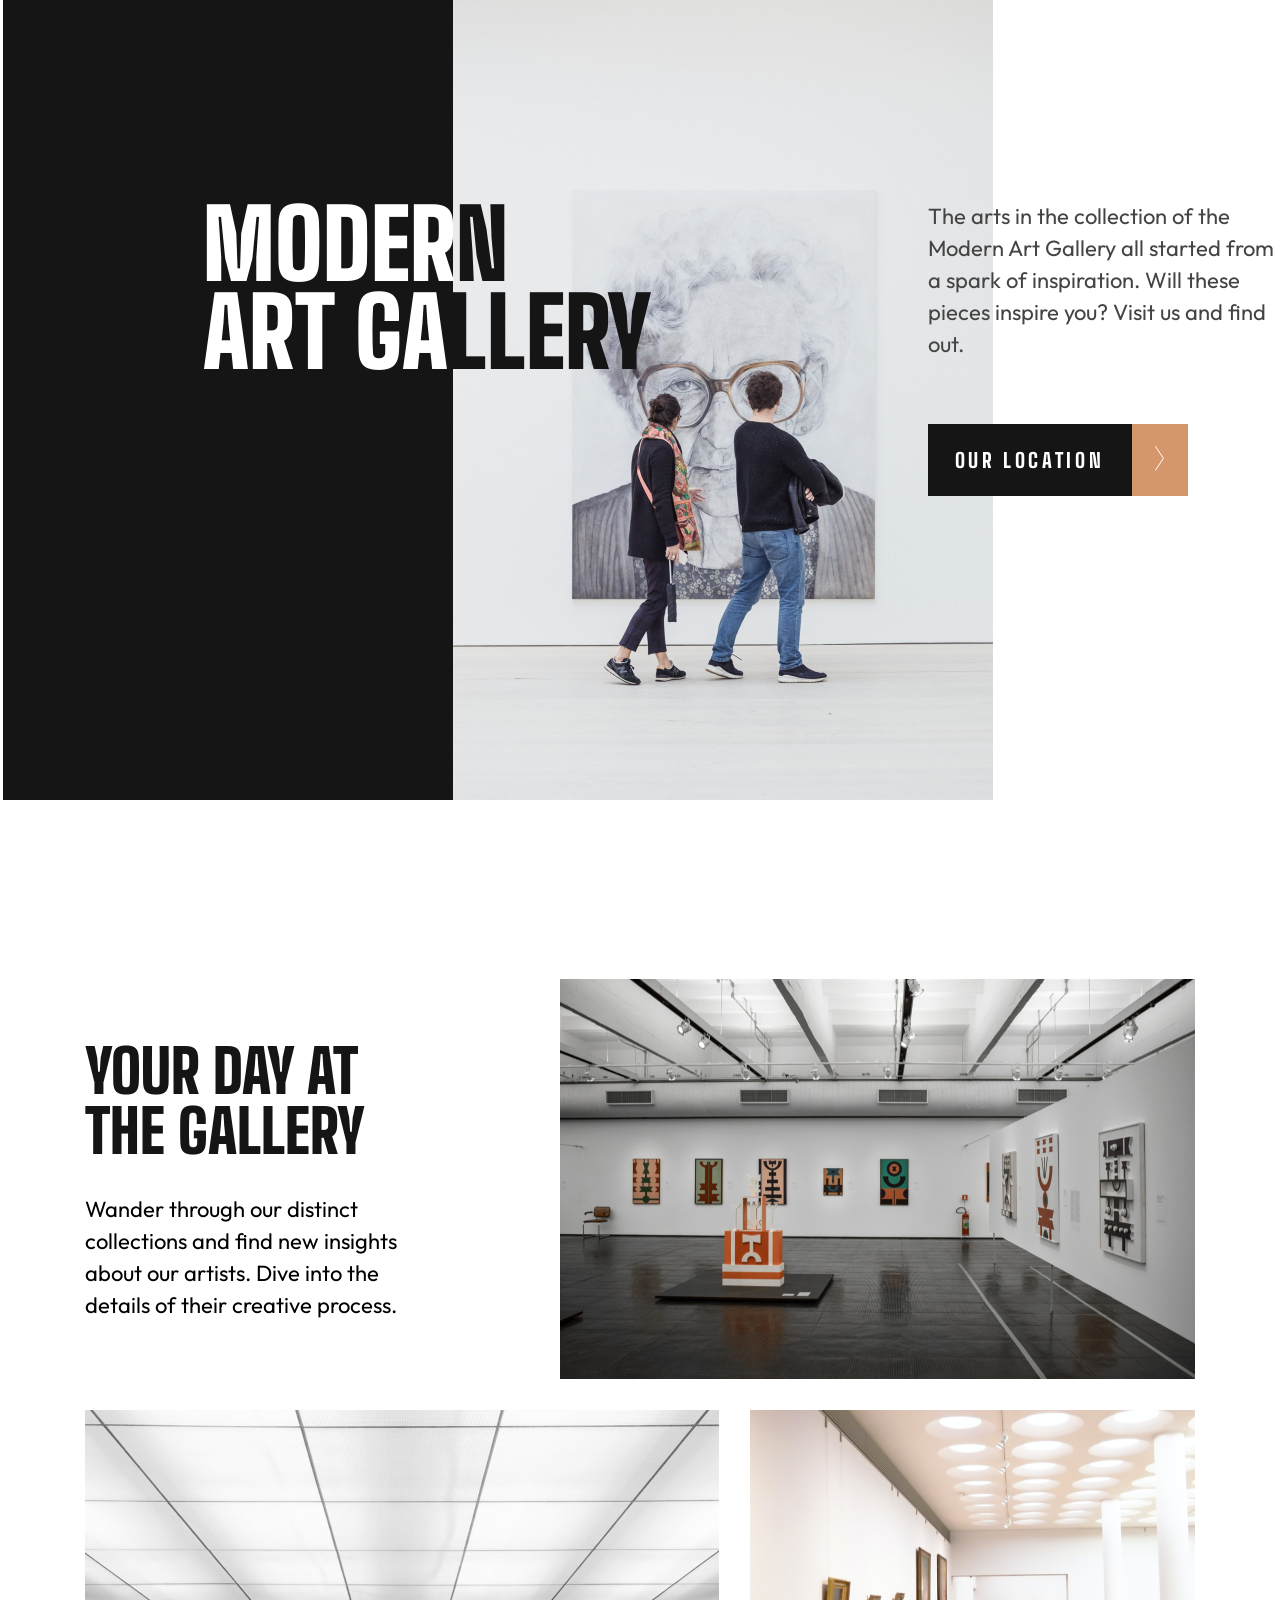
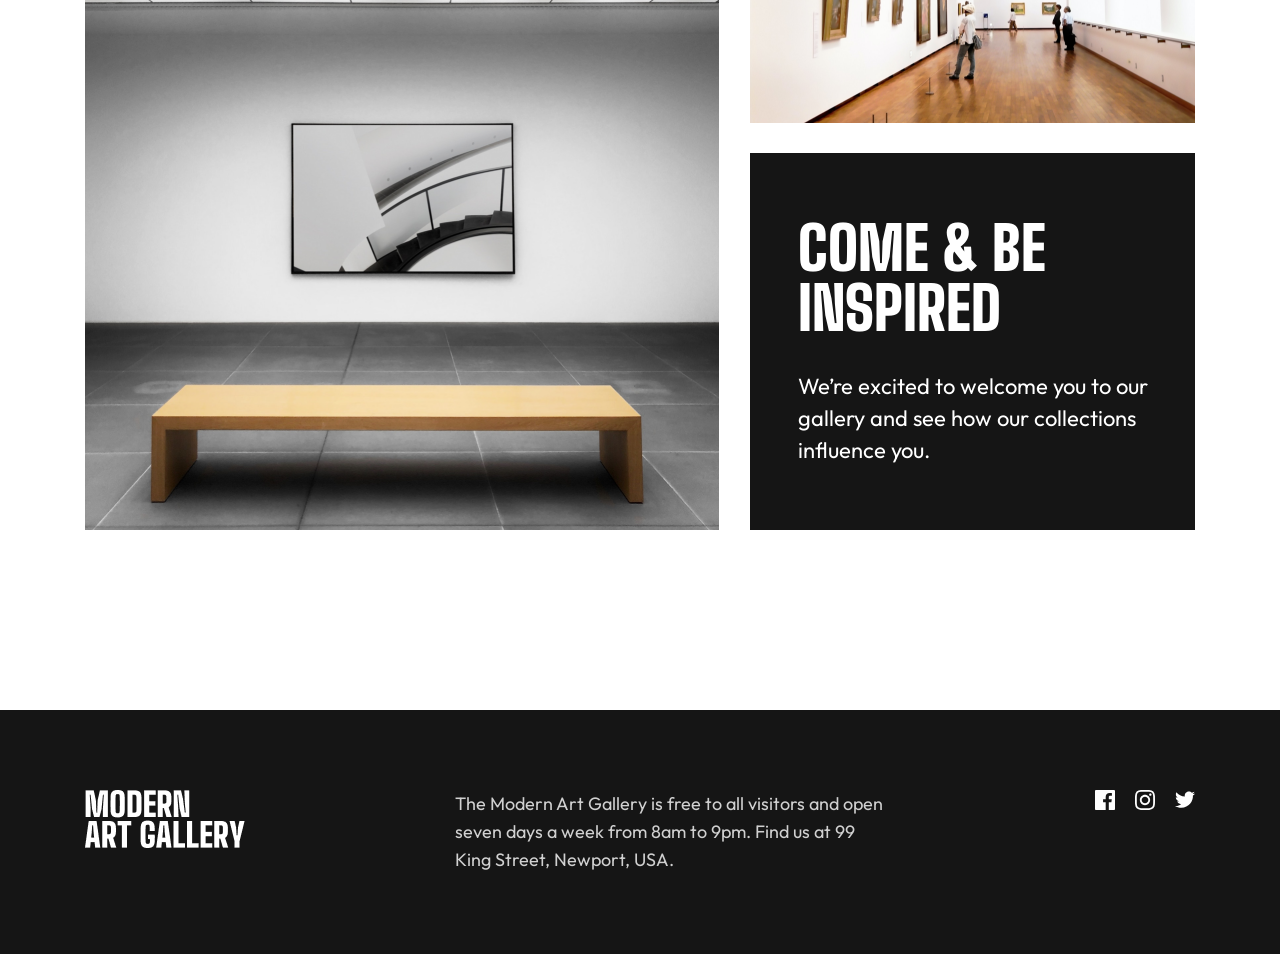
<file: index.html>
<!DOCTYPE html>
<html lang="en">
  <head>
    <meta charset="UTF-8" />
    <meta name="viewport" content="width=device-width, initial-scale=1.0" />
    <link rel="stylesheet" href="style.css" />
    <title>Art Gallery</title>
  </head>
  <body>
    <section class="box">
      <div class="black_box"></div>
      <div class="header">
        <h1 class="header_text">
          MODER<span>N</span> <br />
          ART GA<span>LLERY</span>
        </h1>
        <div class="sub_header">
          <div>
            <p class="sub_text">
              The arts in the collection of the Modern Art Gallery all started
              from a spark of inspiration. Will these pieces inspire you? Visit
              us and find out.
            </p>
          </div>
          <div class="button_box">
            <a href="./pages/page2.html"
              ><button class="link">OUR LOCATION</button></a
            >
            <a href="./pages/page2.html"
              ><button class="locator">
                <img src="./icons/path.svg" alt="icon" /></button
            ></a>
          </div>
        </div>
      </div>
      <div class="for_image">
        <img class="first_painting" src="/images/Photo.png" alt="painting" />
      </div>
    </section>
    <section class="box_2">
      <div class="middle_text_box">
        <div class="middle_text">
          <h2>Your Day at the Gallery</h2>
          <p>
            Wander through our distinct collections and find new insights about
            our artists. Dive into the details of their creative process.
          </p>
        </div>
        <div>
          <img class="middle_photo" src="./images/Photo1.png" alt="gallery" />
        </div>
      </div>
      <div class="pre_footer">
        <div class="chair_box">
          <img class="painting_2" src="./images/Photo2.png" alt="painting" />
        </div>
        <div class="photo_text">
          <div>
            <img class="ph_photo" src="./images/Photo3.png" alt="gallery" />
          </div>
          <div class="ph_text">
            <div><h2>COME & BE INSPIRED</h2></div>
            <div>
              <p>
                We’re excited to welcome you to our gallery and see how our
                collections influence you.
              </p>
            </div>
          </div>
        </div>
      </div>
    </section>
    <footer class="footer_container">
      <div class="ending">
        <div>
          <img src="./images/MODERNARTGALLERY.png" alt="MODERNARTGALLERY" />
        </div>
        <div class="location">
          <p>
            The Modern Art Gallery is free to all visitors and open seven days a
            week from 8am to 9pm. Find us at 99 King Street, Newport, USA.
          </p>
        </div>
        <div class="icon_container">
          <a href="https://www.facebook.com/">
            <img class="icon" src="./icons/facebook.svg" alt="facebook icon"
          /></a>
          <a href="https://www.instagram.com/">
            <img class="icon" src="./icons/instagram.svg" alt="instagram icon"
          /></a>
          <a href="https://x.com/">
            <img class="icon" src="./icons/twitter.svg" alt="twitter icon" />
          </a>
        </div>
      </div>
    </footer>
  </body>
</html>
</file>
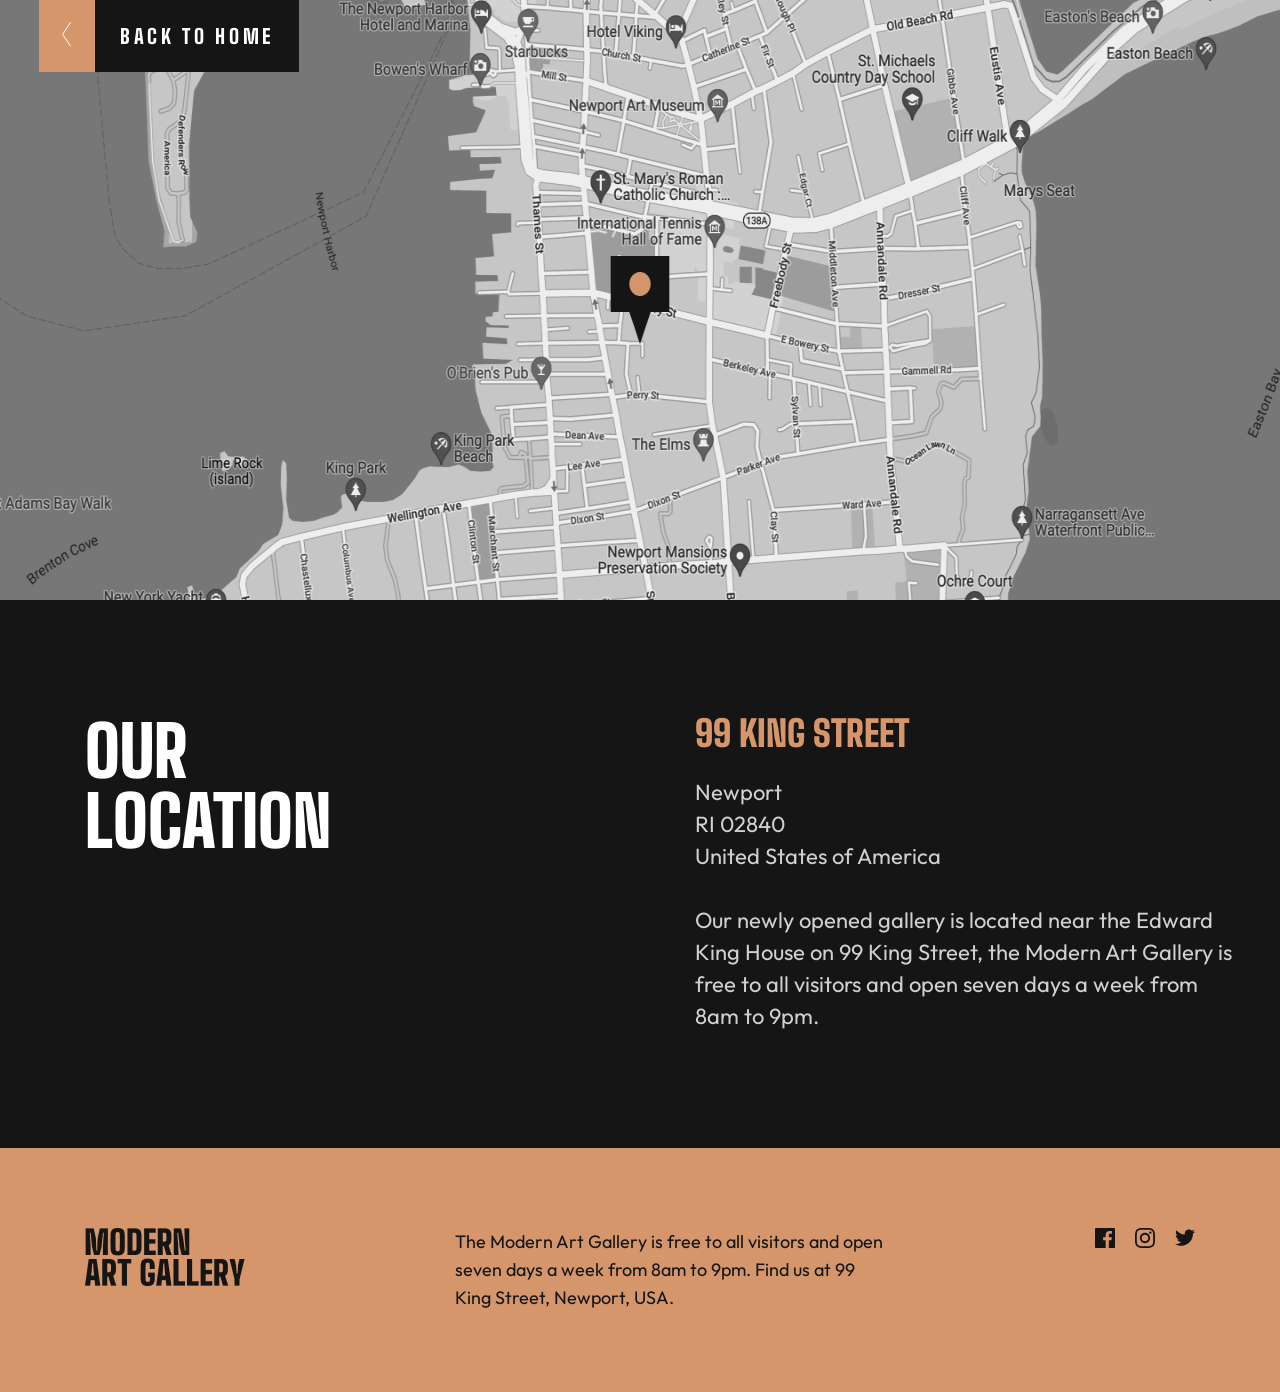
<file: pages/page2.html>
<!DOCTYPE html>
<html lang="en">
  <head>
    <meta charset="UTF-8" />
    <meta name="viewport" content="width=device-width, initial-scale=1.0" />
    <link rel="stylesheet" href="../styles/page2.css" />
    <title>Document</title>
  </head>
  <body>
    <header>
      <div class="button_box">
        <a href="../index.html"
          ><button class="locator">
            <img src="../icons/Locator2.svg" alt="icon" /></button
        ></a>
        <a href="../index.html"><button class="link">BACK TO HOME</button></a>
      </div>
      <img class="map" src="../images/Maps.png" alt="" />
    </header>
    <section>
      <div>
        <h1>OUR LOCATION</h1>
        <div class="section_text">
          <div class="sub_text">
            <p class="king">99 KING STREET</p>
            <p class="location0">
              Newport <br />
              RI 02840 <br />
              United States of America
            </p>
          </div>
          <div class="section_text_end">
            <p>
              Our newly opened gallery is located near the Edward King House on
              99 King Street, the Modern Art Gallery is free to all visitors and
              open seven days a week from 8am to 9pm.
            </p>
          </div>
        </div>
      </div>
    </section>
    <footer class="footer_container">
      <div class="ending">
        <div>
          <img
            src="../images/MODERNARTGALLERY (BLACK).png"
            alt="MODERNARTGALLERY"
          />
        </div>
        <div class="location">
          <p>
            The Modern Art Gallery is free to all visitors and open seven days a
            week from 8am to 9pm. Find us at 99 King Street, Newport, USA.
          </p>
        </div>
        <div class="icon_container">
          <img
            class="icon"
            src="../icons/Facebook(Black).svg"
            alt="facebook icon"
          />
          <img
            class="icon"
            src="../icons/Instagram(Black).svg"
            alt="instagram icon"
          />
          <img
            class="icon"
            src="../icons/Twitter(Black).svg"
            alt="twitter icon"
          />
        </div>
      </div>
    </footer>
  </body>
</html>
</file>
<file: style.css>
@import url("https://fonts.googleapis.com/css2?family=Big+Shoulders:opsz,wght@10..72,100..900&display=swap");
@import url("https://fonts.googleapis.com/css2?family=Outfit:wght@100..900&display=swap");

* {
  margin: 0;
  box-sizing: border-box;
}

.box {
  position: relative;
  display: flex;
  max-width: 1275px;
  height: 800px;
  position: relative;
  margin-left: auto;
  margin-right: auto;
}

.black_box {
  width: 450px;
  height: 800px;
  background-color: #151515;
}

.first_painting {
  max-width: 540px;
  height: 800px;
}

.header {
  position: absolute;
  display: flex;
  justify-content: space-between;
  max-width: 1075px;
  width: 100%;
  left: 200px;
  top: 200px;
}

.header_text {
  font-family: "Big Shoulders";
  font-weight: 900;
  font-style: Black;
  font-size: 96px;
  line-height: 88px;
  letter-spacing: 0px;
  text-transform: uppercase;
  color: white;
}

span {
  color: #151515;
}

.sub_header {
  display: flex;
  flex-direction: column;
  gap: 64px;
}

.sub_header > div {
  max-width: 350px;
  width: 350px;
  height: 160px;
}

.sub_text {
  font-family: "Outfit", sans-serif;
  font-weight: 400;
  font-style: Light;
  font-size: 22px;
  line-height: 32px;
  letter-spacing: 0px;
  color: rgba(68, 68, 68, 1);
}

.link {
  width: 204px;
  height: 72px;
  font-family: "Big Shoulders", sans-serif;
  font-weight: 800;
  font-size: 20px;
  line-height: 100%;
  letter-spacing: 3.64px;
  background-color: rgba(21, 21, 21, 1);
  color: white;
  border: none;
}

.link:hover {
  background-color: rgba(213, 150, 108, 1);
  cursor: pointer;
}

.button_box {
  display: flex;
}

.locator {
  width: 56px;
  height: 72px;
  background-color: rgba(213, 150, 108, 1);
  border: none;
}

.locator:hover {
  background-color: rgba(21, 21, 21, 1);
  cursor: pointer;
}

.box_2 {
  max-width: 1110px;
  height: 1150px;
  margin-left: auto;
  margin-right: auto;
  margin-top: 180px;
  display: flex;
  flex-direction: column;
  justify-content: space-between;
}

.middle_text_box {
  display: flex;
  justify-content: space-between;
  height: 401px;
  align-items: center;
  width: 100%;
}

.middle_text {
  display: flex;
  flex-direction: column;
  width: 350px;
  height: 280px;
  justify-content: space-between;
}

.middle_text > h2 {
  font-family: "Big Shoulders";
  font-weight: 900;
  font-style: Black;
  font-size: 60px;
  line-height: 60px;
  letter-spacing: 0px;
  text-transform: uppercase;
  color: #151515;
}

.middle_text > p {
  width: 350px;
  height: 128px;
  font-family: "Outfit", sans-serif;
  font-weight: 400;
  font-style: Light;
  font-size: 22px;
  line-height: 32px;
  letter-spacing: 0px;
}

.middle_photo {
  max-width: 635px;
  height: 400px;
}

.pre_footer {
  max-width: 1110px;
  height: 720px;
  display: flex;
  justify-content: space-between;
}

.painting_2 {
  width: 635px;
  height: 720px;
}

.photo_text {
  display: flex;
  flex-direction: column;
  justify-content: space-between;
}

.ph_photo {
  width: 445px;
  height: 313px;
}

.ph_text {
  display: flex;
  flex-direction: column;
  width: 445px;
  height: 377px;
  justify-content: center;
  align-items: center;
  gap: 32px;
  background-color: #151515;
}

.ph_text > div {
  width: 350px;
}

.ph_text > div > h2 {
  font-family: "Big Shoulders";
  font-weight: 900;
  font-style: Black;
  font-size: 60px;
  line-height: 60px;
  letter-spacing: 0px;
  text-transform: uppercase;
  color: white;
}

.ph_text > div > p {
  font-family: "Outfit";
  font-weight: 400;
  font-style: Light;
  font-size: 22px;
  line-height: 32px;
  letter-spacing: 0px;
  color: white;
}

.footer_container {
  display: flex;
  justify-content: center;
  align-items: center;
  max-width: 1440px;
  height: 244px;
  margin-top: 180px;
  background-color: #151515;
  margin-left: auto;
  margin-right: auto;
}

.ending {
  display: flex;
  max-width: 1110px;
  width: 100%;
  height: 84px;

  justify-content: space-between;
  background-color: #151515;
}

.ending > div > h3 {
  font-family: "Big Shoulders";
  width: 159.57235717773438px;
  height: 58px;
  color: white;
}

.ending > div > p {
  font-family: "Outfit";
  font-weight: 400;
  font-size: 18px;
  line-height: 28px;
  letter-spacing: 0px;
  color: rgba(255, 255, 255, 0.8);
}

.location {
  width: 430px;
  height: 84px;
}

.icon_container {
  display: flex;
  justify-content: space-between;
  width: 100px;
}

.icon {
  width: 20px;
  height: 20px;
  filter: brightness(0) invert(1);
  transition: 0.3s;
}

.icon:hover {
  cursor: pointer;
  filter: invert(63%) sepia(100%) saturate(500%) hue-rotate(341deg)
    brightness(100%) contrast(70%);
}

.button_box:hover .link {
  background-color: rgba(213, 150, 108, 1);
}

.button_box:hover .locator {
  background-color: black;
}
</file>
<file: styles/page2.css>
@import url("https://fonts.googleapis.com/css2?family=Big+Shoulders:opsz,wght@10..72,100..900&display=swap");
@import url("https://fonts.googleapis.com/css2?family=Outfit:wght@100..900&display=swap");

* {
  margin: 0;
  box-sizing: border-box;
}

body {
  display: flex;
  justify-content: center;
  align-items: center;
  flex-direction: column;
}

.button_box {
  display: flex;
  position: absolute;
  left: 39px;
}

.locator {
  width: 56px;
  height: 72px;
  background-color: rgba(213, 150, 108, 1);
  border: none;
}

header {
  position: relative;
  max-width: 1440px;
  width: 100%;
  height: 600px;
}

.map {
  max-width: 1440px;
  width: 100%;
  height: 600px;
}

section {
  display: flex;
  justify-content: center;
  align-items: center;
  max-width: 1440px;
  width: 100%;
  height: 548px;
  background-color: rgba(21, 21, 21, 1);
}

section > div {
  justify-content: space-between;
  width: 1110px;
  height: 316px;
  display: flex;
}

h1 {
  font-family: "Big Shoulders";
  font-weight: 900;
  font-style: Black;
  font-size: 70px;
  line-height: 70px;
  letter-spacing: 0px;
  text-transform: uppercase;
  color: white;
  width: 350px;
  height: 140px;
}

.section_text {
  display: flex;
  flex-direction: column;
  justify-content: space-between;
  max-width: 500px;
  width: 100%;
}

.sub_text {
  max-width: 445px;
  width: 100%;
  height: 156px;
  display: flex;
  flex-direction: column;
  justify-content: space-between;
}

.location0 {
  font-family: "Outfit";
  font-weight: 400;
  font-style: Light;
  font-size: 22px;
  line-height: 32px;
  letter-spacing: 0px;
}

.section_text_end > p {
  font-family: "Outfit";
  font-weight: 400;
  font-style: Light;
  font-size: 22px;
  line-height: 32px;
  letter-spacing: 0px;
  width: 540px;
  height: 128px;
}

p {
  color: rgba(255, 255, 255, 0.8);
}

.king {
  font-family: "Big Shoulders";
  font-weight: 900;
  font-style: Black;
  font-size: 36px;
  line-height: 36px;
  letter-spacing: 0px;
  text-transform: uppercase;
  color: rgba(213, 150, 108, 1);
}

.footer_container {
  display: flex;
  justify-content: center;
  align-items: center;
  max-width: 1440px;
  width: 100%;
  height: 244px;
  background-color: rgba(213, 150, 108, 1);
}

.ending {
  display: flex;
  max-width: 1110px;
  width: 100%;
  height: 84px;
  justify-content: space-between;
  background-color: rgba(213, 150, 108, 1);
}

.ending > div > h3 {
  font-family: "Big Shoulders";
  width: 159.57235717773438px;
  height: 58px;
  color: white;
}

.ending > div > p {
  font-family: "Outfit";
  font-weight: 400;
  font-size: 18px;
  line-height: 28px;
  letter-spacing: 0px;
  color: rgba(21, 21, 21, 1);
}

.location {
  width: 430px;
  height: 84px;
}

.icon_container {
  display: flex;
  justify-content: space-between;
  width: 100px;
}

.icon {
  width: 20px;
  height: 20px;
}

.icon:hover {
  filter: brightness(0) saturate(100%) invert(100%) sepia(0%) saturate(7486%)
    hue-rotate(149deg) brightness(106%) contrast(104%);
  cursor: pointer;
}

.link {
  width: 204px;
  height: 72px;
  font-family: "Big Shoulders", sans-serif;
  font-weight: 800;
  font-size: 20px;
  line-height: 100%;
  letter-spacing: 3.64px;
  background-color: rgba(21, 21, 21, 1);
  color: white;
  border: none;
}

.button_box:hover .link {
  background-color: rgba(213, 150, 108, 1);
  cursor: pointer;
}

.button_box:hover .locator {
  background-color: black;
  cursor: pointer;
}
</file>
